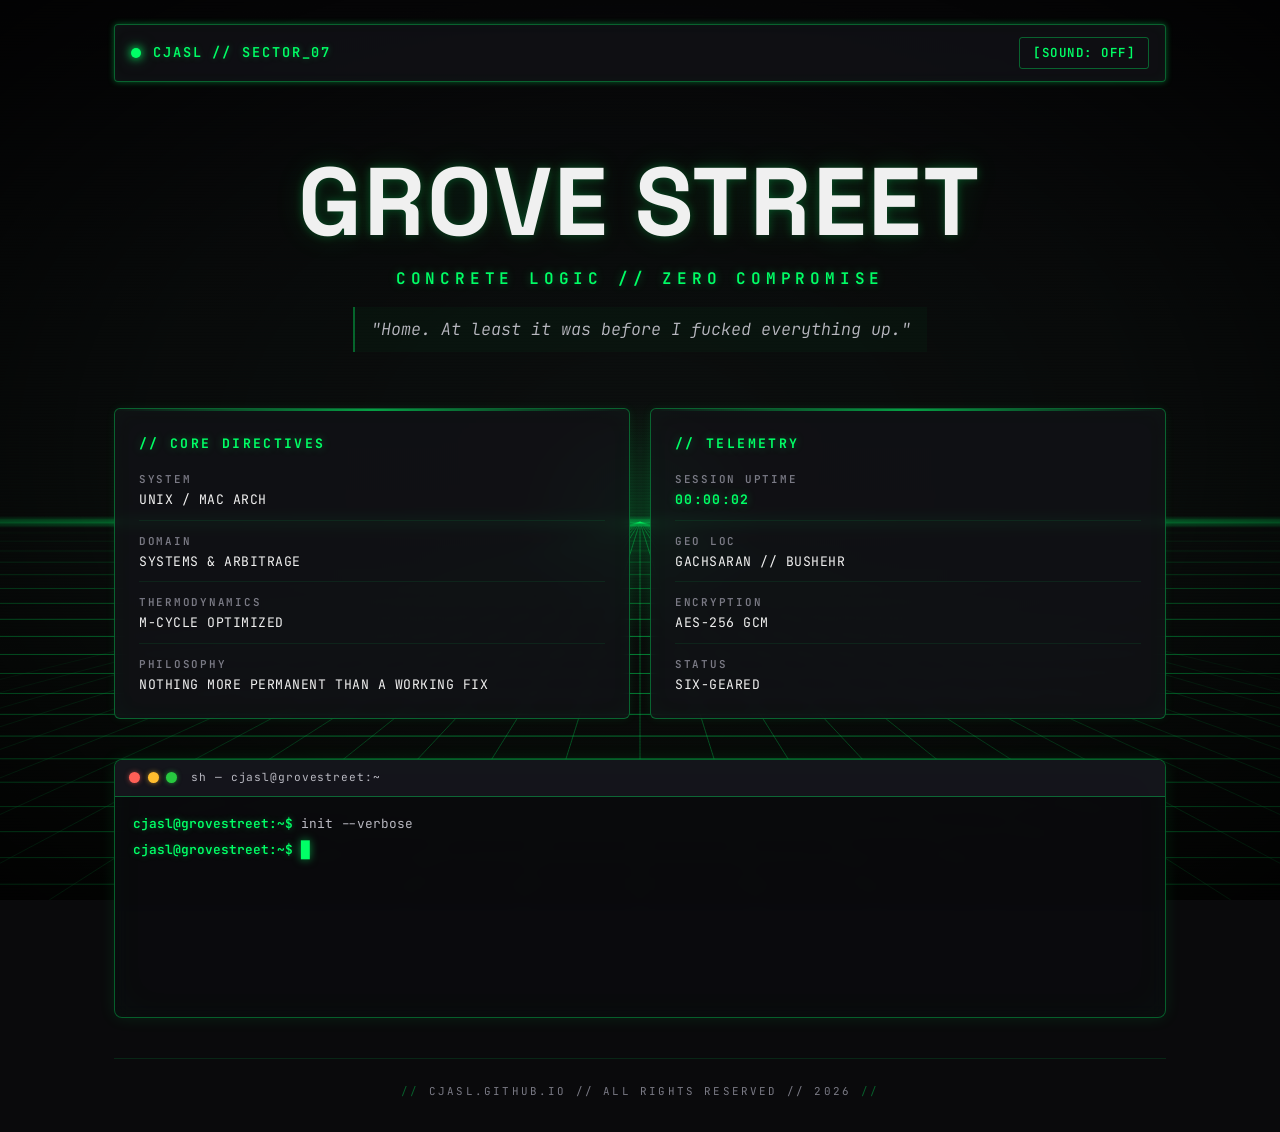
<file: index.html>
<!DOCTYPE html>
<html lang="en">
<head>
  <meta charset="UTF-8">
  <meta name="viewport" content="width=device-width, initial-scale=1.0, maximum-scale=1.0, user-scalable=no">
  <meta name="description" content="GROVE STREET // CJASL — Concrete logic, zero compromise. Systems & arbitrage, telemetry, and terminal simulation.">
  <title>GROVE STREET // CJASL</title>
  <link rel="preconnect" href="https://fonts.googleapis.com">
  <link rel="preconnect" href="https://fonts.gstatic.com" crossorigin>
  <link href="https://fonts.googleapis.com/css2?family=JetBrains+Mono:wght@300;400;600;700&family=Space+Grotesk:wght@400;500;600;700&display=swap" rel="stylesheet">
  <link rel="stylesheet" href="style.css">
</head>
<body>

  <!-- Canvas for perspective grid -->
  <canvas id="grid-canvas" aria-hidden="true"></canvas>

  <!-- Scanline overlay -->
  <div class="scanlines" aria-hidden="true"></div>

  <!-- Radial vignette -->
  <div class="vignette" aria-hidden="true"></div>

  <!-- Main content -->
  <div class="page-wrapper">

    <!-- Header -->
    <header class="site-header">
      <div class="header-left">
        <span class="status-beacon" aria-label="Live status: active"></span>
        <span class="brand-title">CJASL // SECTOR_07</span>
      </div>
      <div class="header-right">
        <button id="audio-toggle" class="audio-btn" aria-label="Toggle ambient audio" type="button">[SOUND: OFF]</button>
      </div>
    </header>

    <!-- Hero -->
    <section class="hero" aria-labelledby="hero-title">
      <h1 id="hero-title" class="glitch-title" data-text="GROVE STREET">GROVE STREET</h1>
      <p class="tagline">CONCRETE LOGIC // ZERO COMPROMISE</p>
      <blockquote class="sub-quote">"Home. At least it was before I fucked everything up."</blockquote>
    </section>

    <!-- Bento / Specs grid -->
    <section class="bento-grid" aria-label="System specifications">

      <!-- Card 1: Core Directives -->
      <article class="bento-card neon-border">
        <h2 class="card-heading">// CORE DIRECTIVES</h2>
        <dl class="spec-list">
          <div class="spec-row">
            <dt>System</dt>
            <dd>UNIX / MAC ARCH</dd>
          </div>
          <div class="spec-row">
            <dt>Domain</dt>
            <dd>SYSTEMS &amp; ARBITRAGE</dd>
          </div>
          <div class="spec-row">
            <dt>Thermodynamics</dt>
            <dd>M-CYCLE OPTIMIZED</dd>
          </div>
          <div class="spec-row">
            <dt>Philosophy</dt>
            <dd>NOTHING MORE PERMANENT THAN A WORKING FIX</dd>
          </div>
        </dl>
      </article>

      <!-- Card 2: Telemetry -->
      <article class="bento-card neon-border">
        <h2 class="card-heading">// TELEMETRY</h2>
        <dl class="spec-list">
          <div class="spec-row">
            <dt>Session Uptime</dt>
            <dd id="uptime-display">00:00:00</dd>
          </div>
          <div class="spec-row">
            <dt>Geo Loc</dt>
            <dd>GACHSARAN // BUSHEHR</dd>
          </div>
          <div class="spec-row">
            <dt>Encryption</dt>
            <dd>AES-256 GCM</dd>
          </div>
          <div class="spec-row">
            <dt>Status</dt>
            <dd>SIX-GEARED</dd>
          </div>
        </dl>
      </article>

    </section>

    <!-- Terminal Simulator Box -->
    <section class="terminal-section" aria-label="Terminal simulator">
      <div class="terminal-window neon-border">
        <!-- macOS style dots -->
        <div class="terminal-bar">
          <div class="window-dots">
            <span class="dot dot-red"></span>
            <span class="dot dot-yellow"></span>
            <span class="dot dot-green"></span>
          </div>
          <span class="terminal-title">sh &mdash; cjasl@grovestreet:~</span>
        </div>
        <!-- Terminal log output -->
        <div class="terminal-body" id="terminal-output" aria-live="polite">
          <div class="terminal-line">
            <span class="prompt">cjasl@grovestreet:~$</span>
            <span class="terminal-text">init --verbose</span>
          </div>
          <!-- Lines injected by JS -->
          <div class="terminal-cursor-line">
            <span class="prompt">cjasl@grovestreet:~$</span>
            <span class="cursor" id="terminal-cursor">█</span>
          </div>
        </div>
      </div>
    </section>

    <!-- Footer -->
    <footer class="site-footer">
      <p>CJASL.GITHUB.IO // ALL RIGHTS RESERVED // 2026</p>
    </footer>

  </div>

  <script src="script.js"></script>
</body>
</html>
</file>
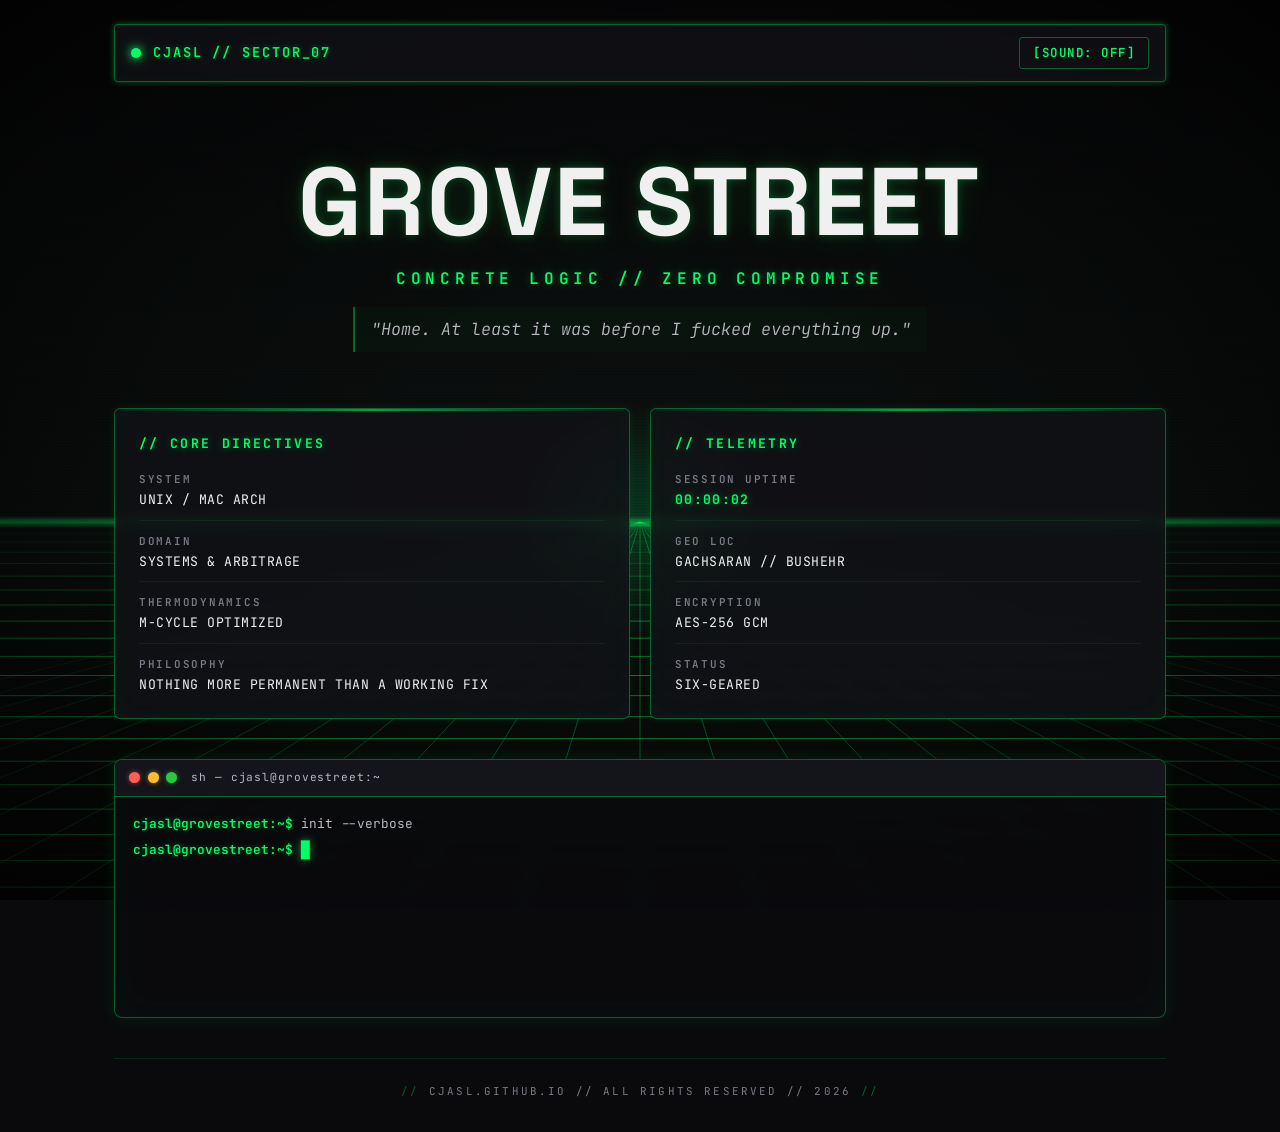
<file: cj-web.html>
<!DOCTYPE html>
<html lang="en">
<head>
  <meta charset="UTF-8">
  <meta name="viewport" content="width=device-width, initial-scale=1.0, maximum-scale=1.0, user-scalable=no">
  <meta name="description" content="GROVE STREET // CJASL — Concrete logic, zero compromise. Systems & arbitrage, telemetry, and terminal simulation.">
  <title>GROVE STREET // CJASL</title>
  <link rel="preconnect" href="https://fonts.googleapis.com">
  <link rel="preconnect" href="https://fonts.gstatic.com" crossorigin>
  <link href="https://fonts.googleapis.com/css2?family=JetBrains+Mono:wght@300;400;600;700&family=Space+Grotesk:wght@400;500;600;700&display=swap" rel="stylesheet">
  <link rel="stylesheet" href="cj-web.css">
</head>
<body>

  <!-- Canvas for perspective grid -->
  <canvas id="grid-canvas" aria-hidden="true"></canvas>

  <!-- Scanline overlay -->
  <div class="scanlines" aria-hidden="true"></div>

  <!-- Radial vignette -->
  <div class="vignette" aria-hidden="true"></div>

  <!-- Main content -->
  <div class="page-wrapper">

    <!-- Header -->
    <header class="site-header">
      <div class="header-left">
        <span class="status-beacon" aria-label="Live status: active"></span>
        <span class="brand-title">CJASL // SECTOR_07</span>
      </div>
      <div class="header-right">
        <button id="audio-toggle" class="audio-btn" aria-label="Toggle ambient audio" type="button">[SOUND: OFF]</button>
      </div>
    </header>

    <!-- Hero -->
    <section class="hero" aria-labelledby="hero-title">
      <h1 id="hero-title" class="glitch-title" data-text="GROVE STREET">GROVE STREET</h1>
      <p class="tagline">CONCRETE LOGIC // ZERO COMPROMISE</p>
      <blockquote class="sub-quote">"Home. At least it was before I fucked everything up."</blockquote>
    </section>

    <!-- Bento / Specs grid -->
    <section class="bento-grid" aria-label="System specifications">

      <!-- Card 1: Core Directives -->
      <article class="bento-card neon-border">
        <h2 class="card-heading">// CORE DIRECTIVES</h2>
        <dl class="spec-list">
          <div class="spec-row">
            <dt>System</dt>
            <dd>UNIX / MAC ARCH</dd>
          </div>
          <div class="spec-row">
            <dt>Domain</dt>
            <dd>SYSTEMS &amp; ARBITRAGE</dd>
          </div>
          <div class="spec-row">
            <dt>Thermodynamics</dt>
            <dd>M-CYCLE OPTIMIZED</dd>
          </div>
          <div class="spec-row">
            <dt>Philosophy</dt>
            <dd>NOTHING MORE PERMANENT THAN A WORKING FIX</dd>
          </div>
        </dl>
      </article>

      <!-- Card 2: Telemetry -->
      <article class="bento-card neon-border">
        <h2 class="card-heading">// TELEMETRY</h2>
        <dl class="spec-list">
          <div class="spec-row">
            <dt>Session Uptime</dt>
            <dd id="uptime-display">00:00:00</dd>
          </div>
          <div class="spec-row">
            <dt>Geo Loc</dt>
            <dd>GACHSARAN // BUSHEHR</dd>
          </div>
          <div class="spec-row">
            <dt>Encryption</dt>
            <dd>AES-256 GCM</dd>
          </div>
          <div class="spec-row">
            <dt>Status</dt>
            <dd>SIX-GEARED</dd>
          </div>
        </dl>
      </article>

    </section>

    <!-- Terminal Simulator Box -->
    <section class="terminal-section" aria-label="Terminal simulator">
      <div class="terminal-window neon-border">
        <!-- macOS style dots -->
        <div class="terminal-bar">
          <div class="window-dots">
            <span class="dot dot-red"></span>
            <span class="dot dot-yellow"></span>
            <span class="dot dot-green"></span>
          </div>
          <span class="terminal-title">sh &mdash; cjasl@grovestreet:~</span>
        </div>
        <!-- Terminal log output -->
        <div class="terminal-body" id="terminal-output" aria-live="polite">
          <div class="terminal-line">
            <span class="prompt">cjasl@grovestreet:~$</span>
            <span class="terminal-text">init --verbose</span>
          </div>
          <!-- Lines injected by JS -->
          <div class="terminal-cursor-line">
            <span class="prompt">cjasl@grovestreet:~$</span>
            <span class="cursor" id="terminal-cursor">█</span>
          </div>
        </div>
      </div>
    </section>

    <!-- Footer -->
    <footer class="site-footer">
      <p>CJASL.GITHUB.IO // ALL RIGHTS RESERVED // 2026</p>
    </footer>

  </div>

  <script src="script.js"></script>
</body>
</html>
</file>
<file: style.css>
/* ============================================================
   GROVE STREET // CJASL — style.css
   Obsidian dark + emerald neon + white/gray accents
   ============================================================ */

/* ---------- CSS Custom Properties ---------- */
:root {
  --bg-obsidian: #0a0a0c;
  --neon-green: #00ff66;
  --neon-green-dim: rgba(0, 255, 102, 0.35);
  --neon-green-glow: rgba(0, 255, 102, 0.55);
  --white: #f0f0f0;
  --gray-light: #b8b8c0;
  --gray-mid: #7a7a85;
  --gray-dark: #1a1a1f;
  --panel-bg: rgba(18, 18, 22, 0.82);
  --font-mono: 'JetBrains Mono', 'Courier New', monospace;
  --font-display: 'Space Grotesk', 'Segoe UI', sans-serif;
}

/* ---------- Reset / Base ---------- */
*,
*::before,
*::after {
  box-sizing: border-box;
  margin: 0;
  padding: 0;
}

html {
  font-size: 16px;
  scroll-behavior: smooth;
}

body {
  min-height: 100vh;
  background-color: var(--bg-obsidian);
  color: var(--white);
  font-family: var(--font-mono);
  font-weight: 400;
  line-height: 1.6;
  overflow-x: hidden;
  -webkit-font-smoothing: antialiased;
  -moz-osx-font-smoothing: grayscale;
}

/* ---------- Canvas (Perspective Grid) ---------- */
#grid-canvas {
  position: fixed;
  inset: 0;
  width: 100%;
  height: 100%;
  z-index: 0;
  display: block;
  pointer-events: none;
}

/* ---------- Scanlines Overlay ---------- */
.scanlines {
  position: fixed;
  inset: 0;
  z-index: 2;
  pointer-events: none;
  background: repeating-linear-gradient(
    to bottom,
    rgba(0, 0, 0, 0) 0px,
    rgba(0, 0, 0, 0) 1px,
    rgba(0, 0, 0, 0.22) 2px,
    rgba(0, 0, 0, 0.22) 3px
  );
  opacity: 0.55;
  mix-blend-mode: multiply;
}

/* ---------- Radial Vignette ---------- */
.vignette {
  position: fixed;
  inset: 0;
  z-index: 2;
  pointer-events: none;
  background: radial-gradient(
    ellipse at center,
    rgba(0, 0, 0, 0) 0%,
    rgba(0, 0, 0, 0.25) 55%,
    rgba(0, 0, 0, 0.75) 100%
  );
}

/* ---------- Page Wrapper ---------- */
.page-wrapper {
  position: relative;
  z-index: 3;
  max-width: 1100px;
  margin: 0 auto;
  padding: 1.5rem 1.5rem 2rem;
  display: flex;
  flex-direction: column;
  gap: 2.5rem;
  min-height: 100vh;
}

/* ============================================================
   HEADER
   ============================================================ */
.site-header {
  display: flex;
  align-items: center;
  justify-content: space-between;
  flex-wrap: wrap;
  gap: 1rem;
  padding: 0.75rem 1rem;
  background: var(--panel-bg);
  border: 1px solid var(--neon-green-dim);
  border-radius: 4px;
  box-shadow:
    0 0 6px var(--neon-green-dim),
    inset 0 0 12px rgba(0, 255, 102, 0.04);
  backdrop-filter: blur(6px);
  -webkit-backdrop-filter: blur(6px);
}

.header-left {
  display: flex;
  align-items: center;
  gap: 0.75rem;
}

/* Pulsing status beacon */
.status-beacon {
  display: inline-block;
  width: 10px;
  height: 10px;
  border-radius: 50%;
  background: var(--neon-green);
  box-shadow: 0 0 8px var(--neon-green), 0 0 16px var(--neon-green-glow);
  animation: beacon-pulse 1.8s ease-in-out infinite;
  flex-shrink: 0;
}

@keyframes beacon-pulse {
  0%, 100% {
    opacity: 1;
    box-shadow: 0 0 8px var(--neon-green), 0 0 18px var(--neon-green-glow);
  }
  50% {
    opacity: 0.45;
    box-shadow: 0 0 4px var(--neon-green), 0 0 8px var(--neon-green-dim);
  }
}

.brand-title {
  font-family: var(--font-mono);
  font-weight: 600;
  font-size: 0.85rem;
  letter-spacing: 0.14em;
  color: var(--neon-green);
  text-shadow: 0 0 6px var(--neon-green-dim);
  white-space: nowrap;
}

/* Audio toggle button */
.audio-btn {
  font-family: var(--font-mono);
  font-size: 0.78rem;
  font-weight: 600;
  letter-spacing: 0.12em;
  color: var(--neon-green);
  background: transparent;
  border: 1px solid var(--neon-green-dim);
  border-radius: 3px;
  padding: 0.4rem 0.8rem;
  cursor: pointer;
  transition: all 0.2s ease;
  white-space: nowrap;
}

.audio-btn:hover,
.audio-btn:focus-visible {
  background: rgba(0, 255, 102, 0.1);
  border-color: var(--neon-green);
  box-shadow: 0 0 12px var(--neon-green-dim);
  outline: none;
}

.audio-btn[aria-pressed="true"] {
  background: rgba(0, 255, 102, 0.15);
  border-color: var(--neon-green);
  box-shadow: 0 0 14px var(--neon-green-glow);
}

/* ============================================================
   HERO
   ============================================================ */
.hero {
  display: flex;
  flex-direction: column;
  align-items: center;
  text-align: center;
  padding: 2rem 0 1rem;
  gap: 1rem;
}

/* Glitch title */
.glitch-title {
  position: relative;
  font-family: var(--font-display);
  font-weight: 700;
  font-size: clamp(2.6rem, 9vw, 6rem);
  line-height: 1;
  letter-spacing: 0.02em;
  color: var(--white);
  text-transform: uppercase;
  text-shadow:
    0 0 10px rgba(0, 255, 102, 0.25),
    0 0 30px rgba(0, 255, 102, 0.12);
  cursor: default;
  user-select: none;
  will-change: transform;
}

/* Glitch pseudo-elements on hover/focus */
.glitch-title::before,
.glitch-title::after {
  content: attr(data-text);
  position: absolute;
  top: 0;
  left: 0;
  width: 100%;
  height: 100%;
  opacity: 0;
  pointer-events: none;
  clip-path: inset(0 0 0 0);
}

.glitch-title:hover::before {
  opacity: 1;
  color: var(--neon-green);
  text-shadow: -2px 0 var(--neon-green);
  animation: glitch-shift-1 0.35s infinite linear alternate-reverse;
  clip-path: inset(10% 0 60% 0);
}

.glitch-title:hover::after {
  opacity: 1;
  color: var(--white);
  text-shadow: 2px 0 #ff3366;
  animation: glitch-shift-2 0.28s infinite linear alternate-reverse;
  clip-path: inset(55% 0 8% 0);
}

.glitch-title:hover {
  animation: glitch-skew 0.3s infinite linear alternate-reverse;
}

@keyframes glitch-shift-1 {
  0%   { transform: translate(0, 0); }
  25%  { transform: translate(-4px, 2px); }
  50%  { transform: translate(3px, -1px); }
  75%  { transform: translate(-2px, 1px); }
  100% { transform: translate(2px, -2px); }
}

@keyframes glitch-shift-2 {
  0%   { transform: translate(0, 0); }
  25%  { transform: translate(3px, -2px); }
  50%  { transform: translate(-4px, 2px); }
  75%  { transform: translate(2px, 1px); }
  100% { transform: translate(-1px, -1px); }
}

@keyframes glitch-skew {
  0%   { transform: skew(0deg); }
  25%  { transform: skew(0.8deg); }
  50%  { transform: skew(-0.6deg); }
  75%  { transform: skew(0.4deg); }
  100% { transform: skew(0deg); }
}

/* Tagline */
.tagline {
  font-family: var(--font-mono);
  font-weight: 600;
  font-size: clamp(0.75rem, 1.8vw, 1rem);
  letter-spacing: 0.3em;
  color: var(--neon-green);
  text-shadow: 0 0 8px var(--neon-green-dim);
}

/* Sub quote */
.sub-quote {
  font-family: var(--font-mono);
  font-weight: 300;
  font-style: italic;
  font-size: clamp(0.8rem, 1.6vw, 1.05rem);
  color: var(--gray-light);
  max-width: 600px;
  padding: 0.6rem 1rem;
  border-left: 2px solid var(--neon-green-dim);
  background: rgba(0, 255, 102, 0.03);
  text-align: left;
  line-height: 1.5;
}

/* ============================================================
   BENTO GRID
   ============================================================ */
.bento-grid {
  display: grid;
  grid-template-columns: repeat(2, 1fr);
  gap: 1.25rem;
}

.bento-card {
  position: relative;
  background: var(--panel-bg);
  border: 1px solid var(--neon-green-dim);
  border-radius: 6px;
  padding: 1.5rem;
  box-shadow:
    0 0 10px rgba(0, 255, 102, 0.08),
    inset 0 0 24px rgba(0, 255, 102, 0.03);
  backdrop-filter: blur(6px);
  -webkit-backdrop-filter: blur(6px);
  transition: border-color 0.25s ease, box-shadow 0.25s ease;
  overflow: hidden;
}

.bento-card::before {
  content: "";
  position: absolute;
  top: 0;
  left: 0;
  right: 0;
  height: 2px;
  background: linear-gradient(90deg, transparent, var(--neon-green), transparent);
  opacity: 0.6;
}

.bento-card:hover {
  border-color: var(--neon-green);
  box-shadow:
    0 0 20px rgba(0, 255, 102, 0.18),
    inset 0 0 32px rgba(0, 255, 102, 0.05);
}

.card-heading {
  font-family: var(--font-mono);
  font-weight: 700;
  font-size: 0.82rem;
  letter-spacing: 0.18em;
  color: var(--neon-green);
  text-shadow: 0 0 8px var(--neon-green-dim);
  margin-bottom: 1.1rem;
  text-transform: uppercase;
}

/* Spec list */
.spec-list {
  display: flex;
  flex-direction: column;
  gap: 0.75rem;
}

.spec-row {
  display: flex;
  flex-direction: column;
  gap: 0.15rem;
  padding-bottom: 0.65rem;
  border-bottom: 1px solid rgba(0, 255, 102, 0.08);
}

.spec-row:last-child {
  border-bottom: none;
  padding-bottom: 0;
}

.spec-row dt {
  font-family: var(--font-mono);
  font-size: 0.68rem;
  font-weight: 600;
  letter-spacing: 0.16em;
  color: var(--gray-mid);
  text-transform: uppercase;
}

.spec-row dd {
  font-family: var(--font-mono);
  font-size: 0.82rem;
  font-weight: 400;
  color: var(--white);
  letter-spacing: 0.04em;
  line-height: 1.4;
}

/* Highlight telemetry uptime */
#uptime-display {
  color: var(--neon-green);
  font-weight: 700;
  text-shadow: 0 0 8px var(--neon-green-dim);
  font-variant-numeric: tabular-nums;
  letter-spacing: 0.1em;
}

/* ============================================================
   TERMINAL
   ============================================================ */
.terminal-section {
  width: 100%;
}

.terminal-window {
  background: rgba(10, 10, 14, 0.9);
  border: 1px solid var(--neon-green-dim);
  border-radius: 8px;
  box-shadow:
    0 0 16px rgba(0, 255, 102, 0.1),
    inset 0 0 40px rgba(0, 255, 102, 0.03);
  overflow: hidden;
  backdrop-filter: blur(8px);
  -webkit-backdrop-filter: blur(8px);
}

/* Terminal bar (macOS style) */
.terminal-bar {
  display: flex;
  align-items: center;
  gap: 0.9rem;
  padding: 0.55rem 0.9rem;
  background: rgba(22, 22, 28, 0.95);
  border-bottom: 1px solid var(--neon-green-dim);
}

.window-dots {
  display: flex;
  align-items: center;
  gap: 0.45rem;
  flex-shrink: 0;
}

.dot {
  display: inline-block;
  width: 11px;
  height: 11px;
  border-radius: 50%;
}

.dot-red    { background: #ff5f56; box-shadow: 0 0 5px rgba(255, 95, 86, 0.6); }
.dot-yellow { background: #ffbd2e; box-shadow: 0 0 5px rgba(255, 189, 46, 0.6); }
.dot-green  { background: #27c93f; box-shadow: 0 0 5px rgba(39, 201, 63, 0.6); }

.terminal-title {
  font-family: var(--font-mono);
  font-size: 0.7rem;
  font-weight: 400;
  letter-spacing: 0.08em;
  color: var(--gray-light);
  white-space: nowrap;
  overflow: hidden;
  text-overflow: ellipsis;
}

/* Terminal body */
.terminal-body {
  padding: 1rem 1.1rem 1.3rem;
  font-family: var(--font-mono);
  font-size: 0.8rem;
  line-height: 1.75;
  color: var(--gray-light);
  min-height: 220px;
  max-height: 320px;
  overflow-y: auto;
  scrollbar-width: thin;
  scrollbar-color: var(--neon-green-dim) transparent;
}

.terminal-body::-webkit-scrollbar {
  width: 6px;
}

.terminal-body::-webkit-scrollbar-track {
  background: transparent;
}

.terminal-body::-webkit-scrollbar-thumb {
  background: var(--neon-green-dim);
  border-radius: 3px;
}

.terminal-line {
  display: flex;
  flex-wrap: wrap;
  gap: 0.5rem;
  margin-bottom: 0.15rem;
  animation: line-in 0.25s ease-out;
}

@keyframes line-in {
  from { opacity: 0; transform: translateY(4px); }
  to   { opacity: 1; transform: translateY(0); }
}

.prompt {
  color: var(--neon-green);
  font-weight: 600;
  text-shadow: 0 0 6px var(--neon-green-dim);
  flex-shrink: 0;
}

.terminal-text {
  color: var(--gray-light);
  word-break: break-word;
}

.terminal-text .highlight {
  color: var(--neon-green);
  text-shadow: 0 0 6px var(--neon-green-dim);
}

/* Cursor line */
.terminal-cursor-line {
  display: flex;
  align-items: center;
  gap: 0.5rem;
  margin-top: 0.15rem;
}

.cursor {
  color: var(--neon-green);
  font-size: 0.9rem;
  animation: cursor-blink 1s step-end infinite;
  text-shadow: 0 0 8px var(--neon-green-glow);
}

@keyframes cursor-blink {
  0%, 100% { opacity: 1; }
  50%      { opacity: 0; }
}

/* ============================================================
   FOOTER
   ============================================================ */
.site-footer {
  margin-top: auto;
  padding-top: 1.5rem;
  border-top: 1px solid rgba(0, 255, 102, 0.12);
  text-align: center;
}

.site-footer p {
  font-family: var(--font-mono);
  font-size: 0.68rem;
  font-weight: 400;
  letter-spacing: 0.2em;
  color: var(--gray-mid);
  text-transform: uppercase;
}

.site-footer p::before,
.site-footer p::after {
  content: "//";
  color: var(--neon-green-dim);
  margin: 0 0.6rem;
}

/* ============================================================
   RESPONSIVE
   ============================================================ */
@media (max-width: 720px) {
  .page-wrapper {
    padding: 1rem 1rem 1.5rem;
    gap: 1.75rem;
  }

  .bento-grid {
    grid-template-columns: 1fr;
  }

  .site-header {
    padding: 0.65rem 0.85rem;
  }

  .brand-title {
    font-size: 0.72rem;
    letter-spacing: 0.1em;
  }

  .audio-btn {
    font-size: 0.7rem;
    padding: 0.35rem 0.6rem;
  }

  .bento-card {
    padding: 1.15rem;
  }

  .terminal-body {
    font-size: 0.72rem;
    min-height: 180px;
    padding: 0.85rem 0.9rem 1.1rem;
  }

  .sub-quote {
    font-size: 0.78rem;
  }
}

@media (max-width: 420px) {
  .header-left {
    gap: 0.5rem;
  }

  .brand-title {
    font-size: 0.66rem;
  }

  .tagline {
    letter-spacing: 0.18em;
    font-size: 0.7rem;
  }
}

/* ============================================================
   ACCESSIBILITY / MOTION
   ============================================================ */
@media (prefers-reduced-motion: reduce) {
  *,
  *::before,
  *::after {
    animation-duration: 0.001ms !important;
    animation-iteration-count: 1 !important;
    transition-duration: 0.001ms !important;
  }

  .status-beacon {
    animation: none;
    opacity: 1;
  }

  .cursor {
    animation: none;
    opacity: 1;
  }
}
</file>
<file: cj-web.css>
/* ============================================================
   GROVE STREET // CJASL — style.css
   Obsidian dark + emerald neon + white/gray accents
   ============================================================ */

/* ---------- CSS Custom Properties ---------- */
:root {
  --bg-obsidian: #0a0a0c;
  --neon-green: #00ff66;
  --neon-green-dim: rgba(0, 255, 102, 0.35);
  --neon-green-glow: rgba(0, 255, 102, 0.55);
  --white: #f0f0f0;
  --gray-light: #b8b8c0;
  --gray-mid: #7a7a85;
  --gray-dark: #1a1a1f;
  --panel-bg: rgba(18, 18, 22, 0.82);
  --font-mono: 'JetBrains Mono', 'Courier New', monospace;
  --font-display: 'Space Grotesk', 'Segoe UI', sans-serif;
}

/* ---------- Reset / Base ---------- */
*,
*::before,
*::after {
  box-sizing: border-box;
  margin: 0;
  padding: 0;
}

html {
  font-size: 16px;
  scroll-behavior: smooth;
}

body {
  min-height: 100vh;
  background-color: var(--bg-obsidian);
  color: var(--white);
  font-family: var(--font-mono);
  font-weight: 400;
  line-height: 1.6;
  overflow-x: hidden;
  -webkit-font-smoothing: antialiased;
  -moz-osx-font-smoothing: grayscale;
}

/* ---------- Canvas (Perspective Grid) ---------- */
#grid-canvas {
  position: fixed;
  inset: 0;
  width: 100%;
  height: 100%;
  z-index: 0;
  display: block;
  pointer-events: none;
}

/* ---------- Scanlines Overlay ---------- */
.scanlines {
  position: fixed;
  inset: 0;
  z-index: 2;
  pointer-events: none;
  background: repeating-linear-gradient(
    to bottom,
    rgba(0, 0, 0, 0) 0px,
    rgba(0, 0, 0, 0) 1px,
    rgba(0, 0, 0, 0.22) 2px,
    rgba(0, 0, 0, 0.22) 3px
  );
  opacity: 0.55;
  mix-blend-mode: multiply;
}

/* ---------- Radial Vignette ---------- */
.vignette {
  position: fixed;
  inset: 0;
  z-index: 2;
  pointer-events: none;
  background: radial-gradient(
    ellipse at center,
    rgba(0, 0, 0, 0) 0%,
    rgba(0, 0, 0, 0.25) 55%,
    rgba(0, 0, 0, 0.75) 100%
  );
}

/* ---------- Page Wrapper ---------- */
.page-wrapper {
  position: relative;
  z-index: 3;
  max-width: 1100px;
  margin: 0 auto;
  padding: 1.5rem 1.5rem 2rem;
  display: flex;
  flex-direction: column;
  gap: 2.5rem;
  min-height: 100vh;
}

/* ============================================================
   HEADER
   ============================================================ */
.site-header {
  display: flex;
  align-items: center;
  justify-content: space-between;
  flex-wrap: wrap;
  gap: 1rem;
  padding: 0.75rem 1rem;
  background: var(--panel-bg);
  border: 1px solid var(--neon-green-dim);
  border-radius: 4px;
  box-shadow:
    0 0 6px var(--neon-green-dim),
    inset 0 0 12px rgba(0, 255, 102, 0.04);
  backdrop-filter: blur(6px);
  -webkit-backdrop-filter: blur(6px);
}

.header-left {
  display: flex;
  align-items: center;
  gap: 0.75rem;
}

/* Pulsing status beacon */
.status-beacon {
  display: inline-block;
  width: 10px;
  height: 10px;
  border-radius: 50%;
  background: var(--neon-green);
  box-shadow: 0 0 8px var(--neon-green), 0 0 16px var(--neon-green-glow);
  animation: beacon-pulse 1.8s ease-in-out infinite;
  flex-shrink: 0;
}

@keyframes beacon-pulse {
  0%, 100% {
    opacity: 1;
    box-shadow: 0 0 8px var(--neon-green), 0 0 18px var(--neon-green-glow);
  }
  50% {
    opacity: 0.45;
    box-shadow: 0 0 4px var(--neon-green), 0 0 8px var(--neon-green-dim);
  }
}

.brand-title {
  font-family: var(--font-mono);
  font-weight: 600;
  font-size: 0.85rem;
  letter-spacing: 0.14em;
  color: var(--neon-green);
  text-shadow: 0 0 6px var(--neon-green-dim);
  white-space: nowrap;
}

/* Audio toggle button */
.audio-btn {
  font-family: var(--font-mono);
  font-size: 0.78rem;
  font-weight: 600;
  letter-spacing: 0.12em;
  color: var(--neon-green);
  background: transparent;
  border: 1px solid var(--neon-green-dim);
  border-radius: 3px;
  padding: 0.4rem 0.8rem;
  cursor: pointer;
  transition: all 0.2s ease;
  white-space: nowrap;
}

.audio-btn:hover,
.audio-btn:focus-visible {
  background: rgba(0, 255, 102, 0.1);
  border-color: var(--neon-green);
  box-shadow: 0 0 12px var(--neon-green-dim);
  outline: none;
}

.audio-btn[aria-pressed="true"] {
  background: rgba(0, 255, 102, 0.15);
  border-color: var(--neon-green);
  box-shadow: 0 0 14px var(--neon-green-glow);
}

/* ============================================================
   HERO
   ============================================================ */
.hero {
  display: flex;
  flex-direction: column;
  align-items: center;
  text-align: center;
  padding: 2rem 0 1rem;
  gap: 1rem;
}

/* Glitch title */
.glitch-title {
  position: relative;
  font-family: var(--font-display);
  font-weight: 700;
  font-size: clamp(2.6rem, 9vw, 6rem);
  line-height: 1;
  letter-spacing: 0.02em;
  color: var(--white);
  text-transform: uppercase;
  text-shadow:
    0 0 10px rgba(0, 255, 102, 0.25),
    0 0 30px rgba(0, 255, 102, 0.12);
  cursor: default;
  user-select: none;
  will-change: transform;
}

/* Glitch pseudo-elements on hover/focus */
.glitch-title::before,
.glitch-title::after {
  content: attr(data-text);
  position: absolute;
  top: 0;
  left: 0;
  width: 100%;
  height: 100%;
  opacity: 0;
  pointer-events: none;
  clip-path: inset(0 0 0 0);
}

.glitch-title:hover::before {
  opacity: 1;
  color: var(--neon-green);
  text-shadow: -2px 0 var(--neon-green);
  animation: glitch-shift-1 0.35s infinite linear alternate-reverse;
  clip-path: inset(10% 0 60% 0);
}

.glitch-title:hover::after {
  opacity: 1;
  color: var(--white);
  text-shadow: 2px 0 #ff3366;
  animation: glitch-shift-2 0.28s infinite linear alternate-reverse;
  clip-path: inset(55% 0 8% 0);
}

.glitch-title:hover {
  animation: glitch-skew 0.3s infinite linear alternate-reverse;
}

@keyframes glitch-shift-1 {
  0%   { transform: translate(0, 0); }
  25%  { transform: translate(-4px, 2px); }
  50%  { transform: translate(3px, -1px); }
  75%  { transform: translate(-2px, 1px); }
  100% { transform: translate(2px, -2px); }
}

@keyframes glitch-shift-2 {
  0%   { transform: translate(0, 0); }
  25%  { transform: translate(3px, -2px); }
  50%  { transform: translate(-4px, 2px); }
  75%  { transform: translate(2px, 1px); }
  100% { transform: translate(-1px, -1px); }
}

@keyframes glitch-skew {
  0%   { transform: skew(0deg); }
  25%  { transform: skew(0.8deg); }
  50%  { transform: skew(-0.6deg); }
  75%  { transform: skew(0.4deg); }
  100% { transform: skew(0deg); }
}

/* Tagline */
.tagline {
  font-family: var(--font-mono);
  font-weight: 600;
  font-size: clamp(0.75rem, 1.8vw, 1rem);
  letter-spacing: 0.3em;
  color: var(--neon-green);
  text-shadow: 0 0 8px var(--neon-green-dim);
}

/* Sub quote */
.sub-quote {
  font-family: var(--font-mono);
  font-weight: 300;
  font-style: italic;
  font-size: clamp(0.8rem, 1.6vw, 1.05rem);
  color: var(--gray-light);
  max-width: 600px;
  padding: 0.6rem 1rem;
  border-left: 2px solid var(--neon-green-dim);
  background: rgba(0, 255, 102, 0.03);
  text-align: left;
  line-height: 1.5;
}

/* ============================================================
   BENTO GRID
   ============================================================ */
.bento-grid {
  display: grid;
  grid-template-columns: repeat(2, 1fr);
  gap: 1.25rem;
}

.bento-card {
  position: relative;
  background: var(--panel-bg);
  border: 1px solid var(--neon-green-dim);
  border-radius: 6px;
  padding: 1.5rem;
  box-shadow:
    0 0 10px rgba(0, 255, 102, 0.08),
    inset 0 0 24px rgba(0, 255, 102, 0.03);
  backdrop-filter: blur(6px);
  -webkit-backdrop-filter: blur(6px);
  transition: border-color 0.25s ease, box-shadow 0.25s ease;
  overflow: hidden;
}

.bento-card::before {
  content: "";
  position: absolute;
  top: 0;
  left: 0;
  right: 0;
  height: 2px;
  background: linear-gradient(90deg, transparent, var(--neon-green), transparent);
  opacity: 0.6;
}

.bento-card:hover {
  border-color: var(--neon-green);
  box-shadow:
    0 0 20px rgba(0, 255, 102, 0.18),
    inset 0 0 32px rgba(0, 255, 102, 0.05);
}

.card-heading {
  font-family: var(--font-mono);
  font-weight: 700;
  font-size: 0.82rem;
  letter-spacing: 0.18em;
  color: var(--neon-green);
  text-shadow: 0 0 8px var(--neon-green-dim);
  margin-bottom: 1.1rem;
  text-transform: uppercase;
}

/* Spec list */
.spec-list {
  display: flex;
  flex-direction: column;
  gap: 0.75rem;
}

.spec-row {
  display: flex;
  flex-direction: column;
  gap: 0.15rem;
  padding-bottom: 0.65rem;
  border-bottom: 1px solid rgba(0, 255, 102, 0.08);
}

.spec-row:last-child {
  border-bottom: none;
  padding-bottom: 0;
}

.spec-row dt {
  font-family: var(--font-mono);
  font-size: 0.68rem;
  font-weight: 600;
  letter-spacing: 0.16em;
  color: var(--gray-mid);
  text-transform: uppercase;
}

.spec-row dd {
  font-family: var(--font-mono);
  font-size: 0.82rem;
  font-weight: 400;
  color: var(--white);
  letter-spacing: 0.04em;
  line-height: 1.4;
}

/* Highlight telemetry uptime */
#uptime-display {
  color: var(--neon-green);
  font-weight: 700;
  text-shadow: 0 0 8px var(--neon-green-dim);
  font-variant-numeric: tabular-nums;
  letter-spacing: 0.1em;
}

/* ============================================================
   TERMINAL
   ============================================================ */
.terminal-section {
  width: 100%;
}

.terminal-window {
  background: rgba(10, 10, 14, 0.9);
  border: 1px solid var(--neon-green-dim);
  border-radius: 8px;
  box-shadow:
    0 0 16px rgba(0, 255, 102, 0.1),
    inset 0 0 40px rgba(0, 255, 102, 0.03);
  overflow: hidden;
  backdrop-filter: blur(8px);
  -webkit-backdrop-filter: blur(8px);
}

/* Terminal bar (macOS style) */
.terminal-bar {
  display: flex;
  align-items: center;
  gap: 0.9rem;
  padding: 0.55rem 0.9rem;
  background: rgba(22, 22, 28, 0.95);
  border-bottom: 1px solid var(--neon-green-dim);
}

.window-dots {
  display: flex;
  align-items: center;
  gap: 0.45rem;
  flex-shrink: 0;
}

.dot {
  display: inline-block;
  width: 11px;
  height: 11px;
  border-radius: 50%;
}

.dot-red    { background: #ff5f56; box-shadow: 0 0 5px rgba(255, 95, 86, 0.6); }
.dot-yellow { background: #ffbd2e; box-shadow: 0 0 5px rgba(255, 189, 46, 0.6); }
.dot-green  { background: #27c93f; box-shadow: 0 0 5px rgba(39, 201, 63, 0.6); }

.terminal-title {
  font-family: var(--font-mono);
  font-size: 0.7rem;
  font-weight: 400;
  letter-spacing: 0.08em;
  color: var(--gray-light);
  white-space: nowrap;
  overflow: hidden;
  text-overflow: ellipsis;
}

/* Terminal body */
.terminal-body {
  padding: 1rem 1.1rem 1.3rem;
  font-family: var(--font-mono);
  font-size: 0.8rem;
  line-height: 1.75;
  color: var(--gray-light);
  min-height: 220px;
  max-height: 320px;
  overflow-y: auto;
  scrollbar-width: thin;
  scrollbar-color: var(--neon-green-dim) transparent;
}

.terminal-body::-webkit-scrollbar {
  width: 6px;
}

.terminal-body::-webkit-scrollbar-track {
  background: transparent;
}

.terminal-body::-webkit-scrollbar-thumb {
  background: var(--neon-green-dim);
  border-radius: 3px;
}

.terminal-line {
  display: flex;
  flex-wrap: wrap;
  gap: 0.5rem;
  margin-bottom: 0.15rem;
  animation: line-in 0.25s ease-out;
}

@keyframes line-in {
  from { opacity: 0; transform: translateY(4px); }
  to   { opacity: 1; transform: translateY(0); }
}

.prompt {
  color: var(--neon-green);
  font-weight: 600;
  text-shadow: 0 0 6px var(--neon-green-dim);
  flex-shrink: 0;
}

.terminal-text {
  color: var(--gray-light);
  word-break: break-word;
}

.terminal-text .highlight {
  color: var(--neon-green);
  text-shadow: 0 0 6px var(--neon-green-dim);
}

/* Cursor line */
.terminal-cursor-line {
  display: flex;
  align-items: center;
  gap: 0.5rem;
  margin-top: 0.15rem;
}

.cursor {
  color: var(--neon-green);
  font-size: 0.9rem;
  animation: cursor-blink 1s step-end infinite;
  text-shadow: 0 0 8px var(--neon-green-glow);
}

@keyframes cursor-blink {
  0%, 100% { opacity: 1; }
  50%      { opacity: 0; }
}

/* ============================================================
   FOOTER
   ============================================================ */
.site-footer {
  margin-top: auto;
  padding-top: 1.5rem;
  border-top: 1px solid rgba(0, 255, 102, 0.12);
  text-align: center;
}

.site-footer p {
  font-family: var(--font-mono);
  font-size: 0.68rem;
  font-weight: 400;
  letter-spacing: 0.2em;
  color: var(--gray-mid);
  text-transform: uppercase;
}

.site-footer p::before,
.site-footer p::after {
  content: "//";
  color: var(--neon-green-dim);
  margin: 0 0.6rem;
}

/* ============================================================
   RESPONSIVE
   ============================================================ */
@media (max-width: 720px) {
  .page-wrapper {
    padding: 1rem 1rem 1.5rem;
    gap: 1.75rem;
  }

  .bento-grid {
    grid-template-columns: 1fr;
  }

  .site-header {
    padding: 0.65rem 0.85rem;
  }

  .brand-title {
    font-size: 0.72rem;
    letter-spacing: 0.1em;
  }

  .audio-btn {
    font-size: 0.7rem;
    padding: 0.35rem 0.6rem;
  }

  .bento-card {
    padding: 1.15rem;
  }

  .terminal-body {
    font-size: 0.72rem;
    min-height: 180px;
    padding: 0.85rem 0.9rem 1.1rem;
  }

  .sub-quote {
    font-size: 0.78rem;
  }
}

@media (max-width: 420px) {
  .header-left {
    gap: 0.5rem;
  }

  .brand-title {
    font-size: 0.66rem;
  }

  .tagline {
    letter-spacing: 0.18em;
    font-size: 0.7rem;
  }
}

/* ============================================================
   ACCESSIBILITY / MOTION
   ============================================================ */
@media (prefers-reduced-motion: reduce) {
  *,
  *::before,
  *::after {
    animation-duration: 0.001ms !important;
    animation-iteration-count: 1 !important;
    transition-duration: 0.001ms !important;
  }

  .status-beacon {
    animation: none;
    opacity: 1;
  }

  .cursor {
    animation: none;
    opacity: 1;
  }
}
</file>
